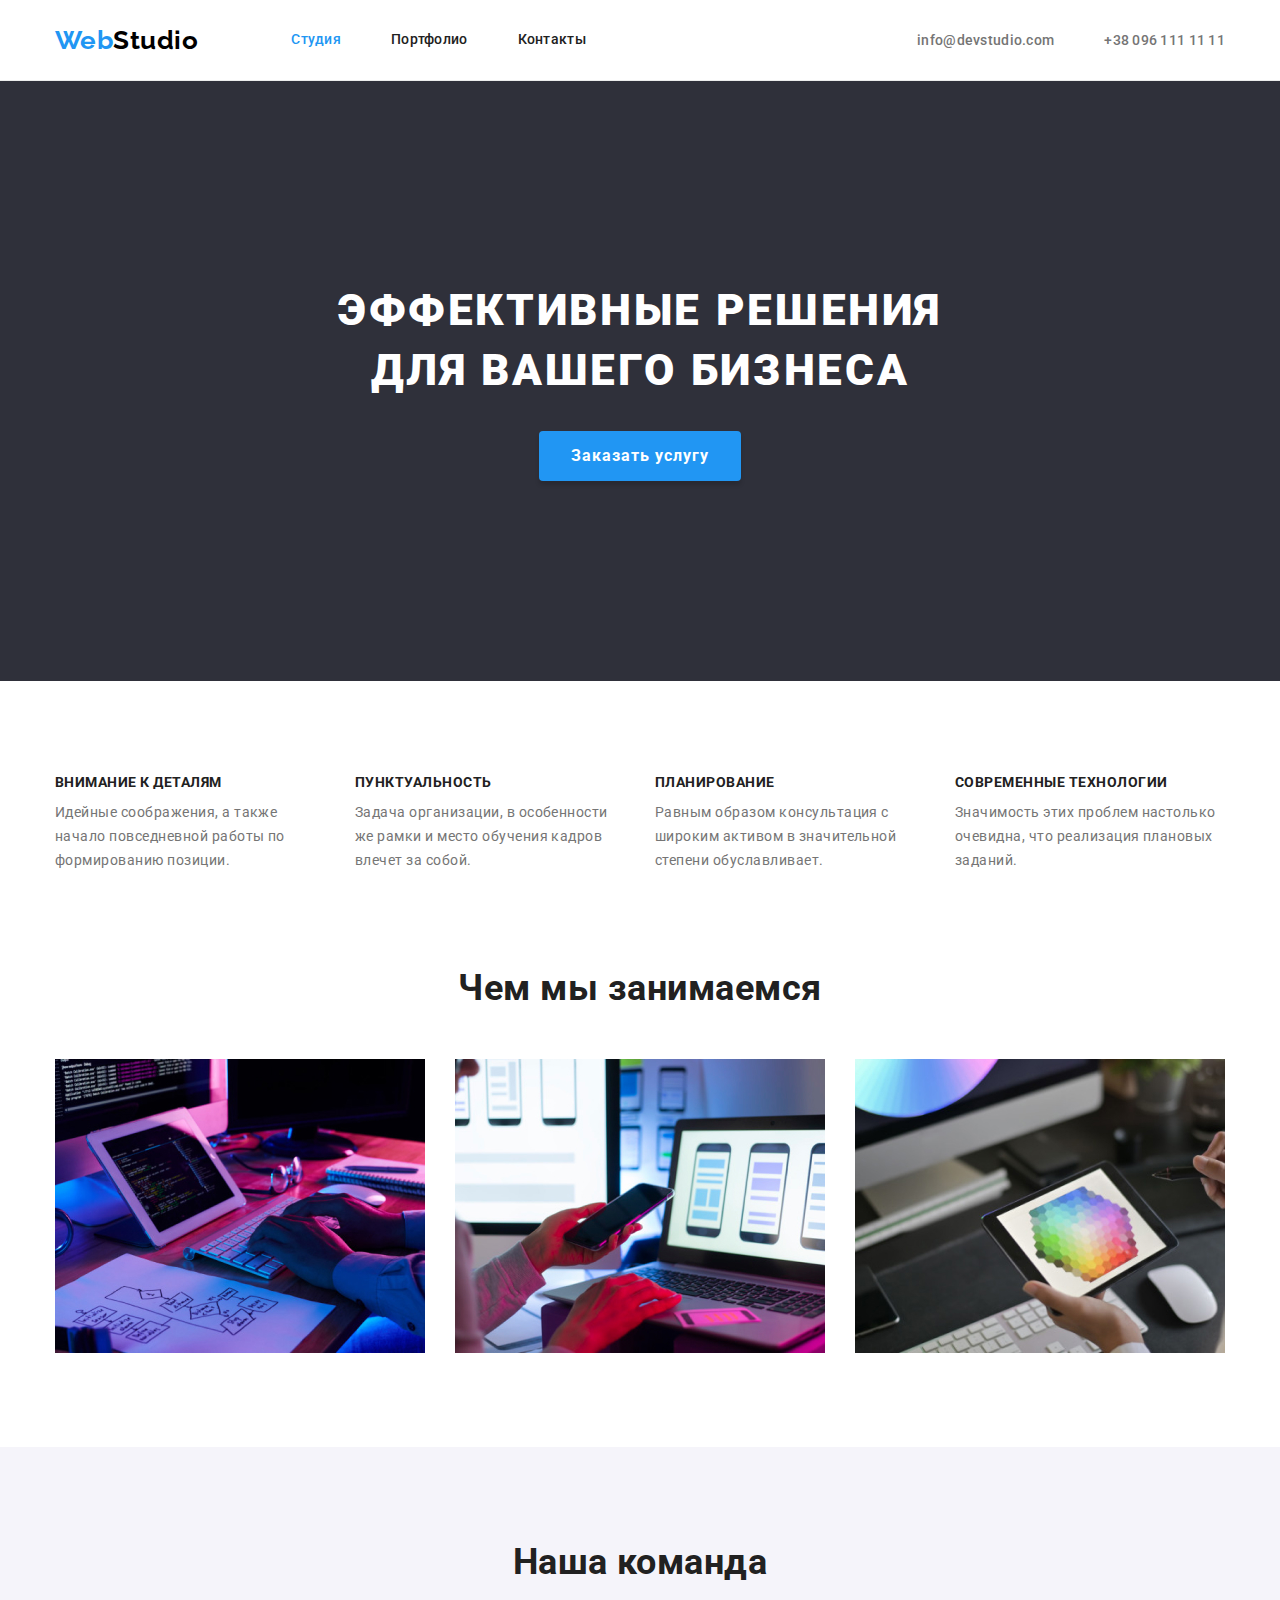
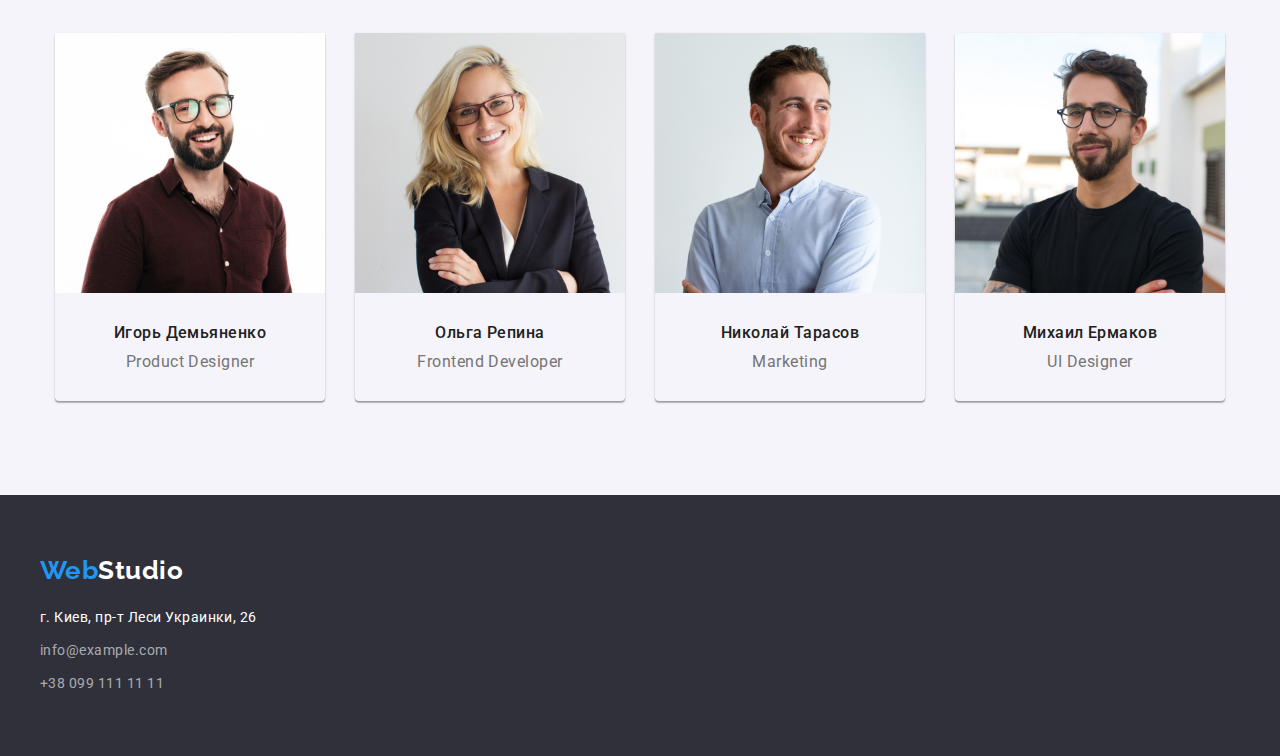
<file: index.html>
<!DOCTYPE html>
<html lang="ru">
  <head>
    <meta charset="UTF-8" />
    <meta name="viewport" content="width=device-width, initial-scale=1.0" />
    <title>Web Studio</title>
    <link
      href="https://fonts.googleapis.com/css2?family=Raleway:wght@700&family=Roboto:wght@400;500;700;900&display=swap"
      rel="stylesheet"
    />
    <link
      rel="stylesheet"
      href="https://cdnjs.cloudflare.com/ajax/libs/modern-normalize/0.7.0/modern-normalize.min.css"
    />
    <link rel="stylesheet" href="./css/styles.css" />
  </head>
  <body>
    <!-- Header -->
    <header>
      <div class="container main">
        <nav class="site-nav">
          <a href="index.html" class="logo"
            ><span class="logo-web">Web</span
            ><span class="logo-header">Studio</span></a
          >
          <ul class="link-list list">
            <li class="nav-item">
              <a href="./index.html" class="link current">Студия</a>
            </li>
            <li class="nav-item">
              <a href="./portfolio.html" class="link">Портфолио</a>
            </li>
            <li class="nav-item"><a href="" class="link">Контакты</a></li>
          </ul>
        </nav>
        <ul class="contacts list">
          <li class="contacts-item">
            <a href="mailto=info@devstudio.com" class="contact-item"
              >info@devstudio.com</a
            >
          </li>
          <li class="contacts-item">
            <a href="tel=+380961111111" class="contact-item"
              >+38 096 111 11 11</a
            >
          </li>
        </ul>
      </div>
    </header>
    <main>
      <!-- Hero -->
      <section class="hero">
        <div class="hero-container">
          <h1 class="hero-title">
            Эффективные решения <br />
            для вашего бизнеса
          </h1>
          <a href="" class="hero-link">Заказать услугу</a>
        </div>
      </section>
      <!-- Our benefits -->
      <section class="benefits-section">
        <div class="container">
          <h2 class="title-hidden">Наши преимущества</h2>
          <ul class="benefits-list list">
            <li class="benefits-item">
              <h3 class="benefits-title">Внимание к деталям</h3>
              <p class="benefits-text">
                Идейные соображения, а также начало повседневной работы по
                формированию позиции.
              </p>
            </li>
            <li class="benefits-item">
              <h3 class="benefits-title">Пунктуальность</h3>
              <p class="benefits-text">
                Задача организации, в особенности же рамки и место обучения
                кадров влечет за собой.
              </p>
            </li>
            <li class="benefits-item">
              <h3 class="benefits-title">Планирование</h3>
              <p class="benefits-text">
                Равным образом консультация с широким активом в значительной
                степени обуславливает.
              </p>
            </li>
            <li class="benefits-item">
              <h3 class="benefits-title">Современные технологии</h3>
              <p class="benefits-text">
                Значимость этих проблем настолько очевидна, что реализация
                плановых заданий.
              </p>
            </li>
          </ul>
        </div>
      </section>
      <!-- What are we doing -->
      <section class="examples-section">
        <div class="container">
          <h2 class="section-title">Чем мы занимаемся</h2>
          <ul class="examples-list list">
            <li class="examples-item">
              <img
                src="./images/img.jpg"
                alt="Десктопные приложения"
                width="370"
              />
            </li>
            <li class="examples-item">
              <img
                src="./images/img2.jpg"
                alt="Мобильные приложения"
                width="370"
              />
            </li>
            <li class="examples-item">
              <img
                src="./images/img3.jpg"
                alt="Дизайнерские решения"
                width="370"
              />
            </li>
          </ul>
        </div>
      </section>
      <!-- Our team -->
      <section class="employee-section">
        <div class="container">
          <h2 class="section-title employee-section-title">Наша команда</h2>
          <ul class="employee-list list">
            <li class="employee-item">
              <img
                src="./images/team1.jpg"
                alt="фото Игоря Демьяненко"
                width="270"
              />
              <h3 class="employee-name">Игорь Демьяненко</h3>
              <p class="employee-position">Product Designer</p>
            </li>
            <li class="employee-item">
              <img
                src="./images/team2.jpg"
                alt="фото Ольги Репиной"
                width="270"
              />
              <h3 class="employee-name">Ольга Репина</h3>
              <p class="employee-position">Frontend Developer</p>
            </li>
            <li class="employee-item">
              <img
                src="./images/team3.jpg"
                alt="фото Николая тарасова"
                width="270"
              />
              <h3 class="employee-name">Николай Тарасов</h3>
              <p class="employee-position">Marketing</p>
            </li>
            <li class="employee-item">
              <img
                src="./images/team4.jpg"
                alt="фото Михаила Ермакова"
                width="270"
              />
              <h3 class="employee-name">Михаил Ермаков</h3>
              <p class="employee-position">UI Designer</p>
            </li>
          </ul>
        </div>
      </section>
    </main>
    <!-- Footer -->
    <footer>
      <div class="container">
        <a href="index.html" class="logo"
          ><span class="logo-web">Web</span
          ><span class="logo-footer">Studio</span></a
        >
        <address class="address-section">
          <span class="address">г. Киев, пр-т Леси Украинки, 26</span> <br />
          <ul class="footer-list list">
            <li class="footer-item">
              <a href="mailto:info@example.com" class="footer-contacts"
                >info@example.com</a
              >
            </li>
            <li class="footer-item">
              <a href="tel:+380991111111" class="footer-contacts"
                >+38 099 111 11 11</a
              >
            </li>
          </ul>
        </address>
      </div>
    </footer>
  </body>
</html>
</file>
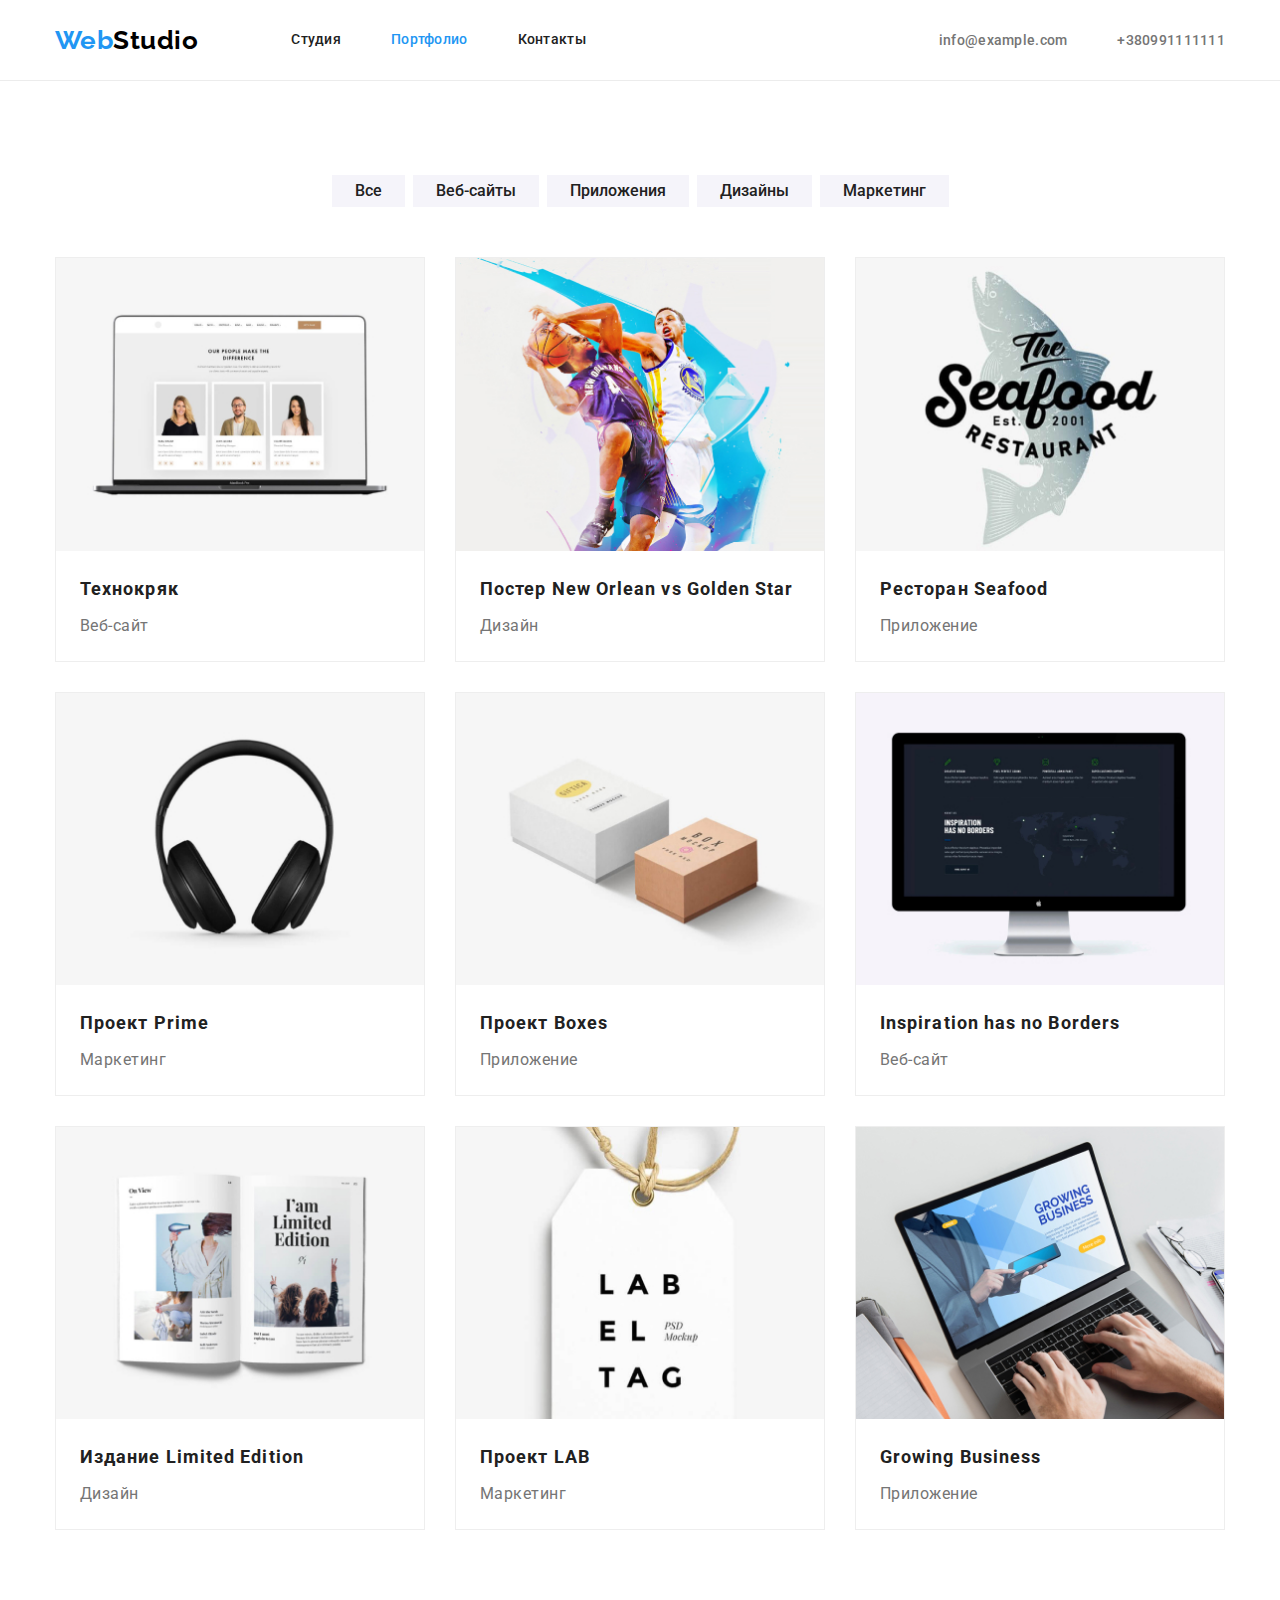
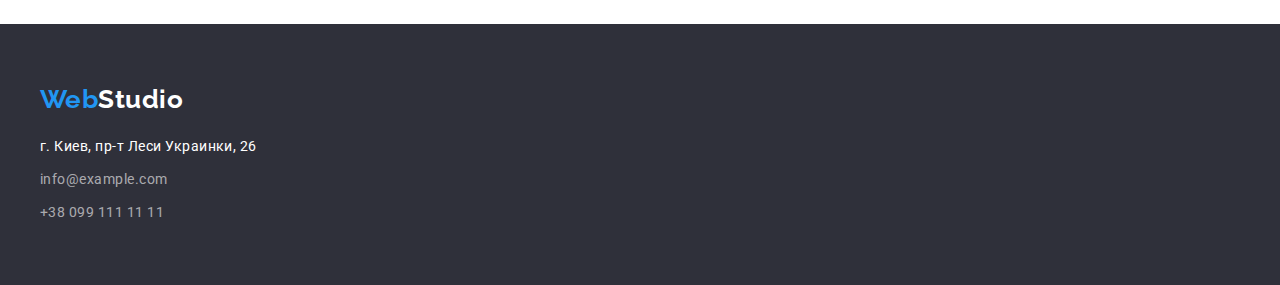
<file: portfolio.html>
<!DOCTYPE html>
<html lang="ru">
  <head>
    <meta charset="UTF-8" />
    <meta name="viewport" content="width=device-width, initial-scale=1.0" />
    <title>Portfolio</title>
    <link
      href="https://fonts.googleapis.com/css2?family=Raleway:wght@700&family=Roboto:wght@400;500;700;900&display=swap"
      rel="stylesheet"
    />
    <link
      rel="stylesheet"
      href="https://cdnjs.cloudflare.com/ajax/libs/modern-normalize/0.7.0/modern-normalize.min.css"
    />
    <link rel="stylesheet" href="./css/styles.css" />
  </head>
  <body>
    <!-- Header -->
    <header>
      <div class="container main">
        <nav class="site-nav">
          <a href="./portfolio.html" class="logo"
            ><span class="logo-web">Web</span
            ><span class="logo-header">Studio</span></a
          >
          <ul class="link-list list">
            <li class="nav-item">
              <a href="./index.html" class="link">Студия</a>
            </li>
            <li class="nav-item">
              <a href="./portfolio.html" class="link current">Портфолио</a>
            </li>
            <li class="nav-item"><a href="" class="link">Контакты</a></li>
          </ul>
        </nav>
        <ul class="contacts list">
          <li class="contacts-item">
            <a href="mailto:info@example.com" class="contact-item"
              >info@example.com</a
            >
          </li>
          <li class="contacts-item">
            <a href="tel:+380991111111+" class="contact-item">+380991111111</a>
          </li>
        </ul>
      </div>
    </header>
    <!-- Projects section -->
    <main>
      <section class="portfolio-section">
        <div class="container">
          <h1 class="title-hidden">Проекты</h1>
          <!-- Buttons -->
          <ul class="button-list list">
            <li class="button-item">
              <button type="button" class="filter">Все</button>
            </li>
            <li class="button-item">
              <button type="button" class="filter">Веб-сайты</button>
            </li>
            <li class="button-item">
              <button type="button" class="filter">Приложения</button>
            </li>
            <li class="button-item">
              <button type="button" class="filter">Дизайны</button>
            </li>
            <li class="button-item">
              <button type="button" class="filter">Маркетинг</button>
            </li>
          </ul>

          <!-- Projects -->
          <ul class="projects-list list">
            <li class="projects-element">
              <a href="" class="projects-link"
                ><img src="./portfolio-images/img1.jpg" alt="" width="370" />
                <div class="card-content">
                  <h2 class="projects-title">Технокряк</h2>
                  <p class="projects-item">Веб-сайт</p>
                </div>
              </a>
            </li>
            <li class="projects-element">
              <a href="" class="projects-link"
                ><img src="./portfolio-images/img2.jpg" alt="" width="370" />
                <div class="card-content">
                  <h2 class="projects-title">
                    Постер New Orlean vs Golden Star
                  </h2>
                  <p class="projects-item">Дизайн</p>
                </div>
              </a>
            </li>
            <li class="projects-element">
              <a href="" class="projects-link"
                ><img src="./portfolio-images/img3.jpg" alt="" width="370" />
                <div class="card-content">
                  <h2 class="projects-title">Ресторан Seafood</h2>
                  <p class="projects-item">Приложение</p>
                </div>
              </a>
            </li>
            <li class="projects-element">
              <a href="" class="projects-link"
                ><img src="./portfolio-images/img4.jpg" alt="" width="370" />
                <div class="card-content">
                  <h2 class="projects-title">Проект Prime</h2>
                  <p class="projects-item">Маркетинг</p>
                </div>
              </a>
            </li>
            <li class="projects-element">
              <a href="" class="projects-link"
                ><img src="./portfolio-images/img5.jpg" alt="" width="370" />
                <div class="card-content">
                  <h2 class="projects-title">Проект Boxes</h2>
                  <p class="projects-item">Приложение</p>
                </div></a
              >
            </li>
            <li class="projects-element">
              <a href="" class="projects-link"
                ><img src="./portfolio-images/img6.jpg" alt="" width="370" />
                <div class="card-content">
                  <h2 class="projects-title">Inspiration has no Borders</h2>
                  <p class="projects-item">Веб-сайт</p>
                </div></a
              >
            </li>
            <li class="projects-element">
              <a href="" class="projects-link"
                ><img src="./portfolio-images/img7.jpg" alt="" width="370" />
                <div class="card-content">
                  <h2 class="projects-title">Издание Limited Edition</h2>
                  <p class="projects-item">Дизайн</p>
                </div></a
              >
            </li>
            <li class="projects-element">
              <a href="" class="projects-link"
                ><img src="./portfolio-images/img8.jpg" alt="" width="370" />
                <div class="card-content">
                  <h2 class="projects-title">Проект LAB</h2>
                  <p class="projects-item">Маркетинг</p>
                </div></a
              >
            </li>
            <li class="projects-element">
              <a href="" class="projects-link"
                ><img src="./portfolio-images/img9.jpg" alt="" width="370" />
                <div class="card-content">
                  <h2 class="projects-title">Growing Business</h2>
                  <p class="projects-item">Приложение</p>
                </div></a
              >
            </li>
          </ul>
        </div>
      </section>
    </main>
    <!-- Footer -->
    <footer>
      <div class="container">
        <a href="./portfolio.html" class="logo"
          ><span class="logo-web">Web</span
          ><span class="logo-footer">Studio</span></a
        >
        <address class="address-section">
          <span class="address">г. Киев, пр-т Леси Украинки, 26</span> <br />
          <ul class="footer-list list">
            <li class="footer-item">
              <a href="mailto:info@example.com" class="footer-contacts"
                >info@example.com</a
              >
            </li>
            <li class="footer-item">
              <a href="tel:+380991111111" class="footer-contacts"
                >+38 099 111 11 11</a
              >
            </li>
          </ul>
        </address>
      </div>
    </footer>
  </body>
</html>
</file>
<file: css/styles.css>
:root {
  --primary-text-color: #757575;
  --title-color: #212121;
  --accent-color: #2196f3;
  --additional-color: #ffffff;
  --logo-color: #000000;
  --bg-color: #2f303a;
  --primary-bg-color: #f5f4fa;
}

body {
  color: var(--primary-text-color);
  font-family: "Roboto", sans-serif;
  letter-spacing: 0.03em;
  background-color: var(--additional-color);
}

.list {
  list-style: none;
  padding: 0px;
  margin: 0px;
}

.container {
  width: 1200px;
  padding: 0px 15px;
  margin-left: auto;
  margin-right: auto;
  /* outline: 2px solid red; */
}

img {
  display: block;
  max-width: 100%;
  height: auto;
}

p {
  margin: 0px;
}

/* Logo */
.logo {
  font-family: "Raleway", sans-serif;
  font-weight: 700;
  font-size: 26px;
  line-height: 1.19;
  text-decoration: none;
}

.logo-web {
  color: var(--accent-color);
}
.logo-header {
  color: var(--logo-color);
}

.logo-footer {
  color: var(--additional-color);
}

/* Header */

.main,
.site-nav {
  display: flex;
  align-items: center;
}

.link-list {
  display: flex;
  margin-left: 93px;
}

.nav-item:not(:last-child) {
  margin-right: 50px;
}

.site-nav .link {
  color: var(--title-color);
  font-weight: 500;
  font-size: 14px;
  line-height: 1.14;
  letter-spacing: 0.02em;
  text-decoration: none;
  display: block;
  padding: 32px 0px;
}

.site-nav .link:hover,
.site-nav .link:focus,
.contacts .contact-item:hover,
.contacts .contact-item:focus,
.address-section .footer-contacts:hover,
.address-section .footer-contacts :focus {
  color: var(--accent-color);
}

.site-nav .link.current {
  color: var(--accent-color);
}

.contacts {
  display: flex;
  margin-left: auto;
}

.contacts-item:not(:last-child) {
  margin-right: 50px;
}

.contact-item {
  color: var(--primary-text-color);
  font-weight: 500;
  font-size: 14px;
  line-height: 1.14;
  letter-spacing: 0.02em;
  text-decoration: none;
}

/* Hero */

.hero-title {
  color: var(--additional-color);
  font-weight: 900;
  font-size: 44px;
  line-height: 1.36;
  letter-spacing: 0.06em;
  text-transform: uppercase;
  margin: 0px 0px 30px;
}

.hero-container {
  max-width: 696px;
  margin-left: auto;
  margin-right: auto;
}

.hero {
  background-color: var(--bg-color);
  text-align: center;
  padding: 200px 0px;
}

.hero-link {
  color: var(--additional-color);
  font-weight: 700;
  font-size: 16px;
  line-height: 1.9;
  letter-spacing: 0.06em;
  text-decoration: none;
  box-shadow: 0px 4px 4px rgba(0, 0, 0, 0.15);
  border-radius: 4px;
  background: var(--accent-color);
  display: inline-block;
  padding: 10px 32px;
}

/* Benefits section */

.benefits-section,
.examples-section {
  padding-top: 94px;
}

.title-hidden {
  position: absolute;
  width: 1px;
  height: 1px;
  margin: -1px;
  border: 0;
  padding: 0;
  clip: rect(0 0 0 0);
  overflow: hidden;
}

.section-title {
  color: var(--title-color);
  text-align: center;
  font-weight: 700;
  font-size: 36px;
  line-height: 1.17;
  margin: 0px 0px 50px;
}

.benefits-title {
  color: var(--title-color);
  font-weight: 700;
  font-size: 14px;
  line-height: 1.14;
  text-transform: uppercase;
  margin: 0px 0px 10px;
}

.benefits-list {
  display: flex;
}

.benefits-item {
  margin-right: 30px;
  width: calc((100% - 30px * 3) / 4);
}

.benefits-item:last-child {
  margin-right: 0px;
}

.benefits-text {
  font-size: 14px;
  line-height: 1.71;
}

/* What we are doing */

.examples-section {
  padding-bottom: 94px;
}

.examples-list {
  display: flex;
}

.examples-item {
  text-align: center;
  width: calc((100% - 30px * 2) / 3);
  margin-right: 30px;
}

.examples-item:last-child {
  margin-right: 0px;
}

/* Our team section */

.employee-section {
  background-color: var(--primary-bg-color);
  padding: 94px 0px;
}

/* .employee-section-title {
  margin-bottom: 0px 0px 50px;
} */

.employee-list {
  display: flex;
}

.employee-item {
  width: calc((100% - 30px * 3) / 4);
  display: inline-block;
  text-align: center;
  padding-bottom: 30px;
  margin-right: 30px;
  box-shadow: 0px 1px 3px rgba(0, 0, 0, 0.12), 0px 1px 1px rgba(0, 0, 0, 0.14),
    0px 2px 1px rgba(0, 0, 0, 0.2);
  border-radius: 0px 0px 4px 4px;
}

.employee-item:last-child {
  margin-right: 0px;
}
.employee-name {
  color: var(--title-color);
  font-weight: 500;
  font-size: 16px;
  line-height: 1.19;
  margin: 30px 0px 0px;
}

.employee-position {
  font-size: 16px;
  line-height: 1.19;
  margin: 10px 0px 0px;
}

/* Footer */
footer .logo {
  display: block;
  margin-bottom: 20px;
}

.footer-contacts {
  color: rgba(255, 255, 255, 0.6);
  text-decoration: none;
}

footer {
  background-color: var(--bg-color);
}

.address-section {
  font-size: 14px;
  line-height: 1.71;
  font-style: normal;
}

.address {
  color: var(--additional-color);
  display: inline-block;
  margin: 0px 0px 9px;
  display: inline-block;
  width: 231px;
}

.footer-item {
  margin-bottom: 9px;
}

.footer-item:nth-child(2n) {
  margin-bottom: 0;
}

footer .container {
  padding: 60px 0px;
}

/* Portfolio */

header {
  border-bottom: 1px solid #ececec;
}

/* All projects */

button {
  border-radius: 4px;
  border: 1px solid transparent;
}

.button-list {
  display: flex;
  justify-content: center;
  margin-bottom: 50px;
}

.button-item {
  background-color: var(--primary-bg-color);
  margin-right: 8px;
}

.button-item:last-child {
  margin-right: 0px;
}

.filter {
  color: var(--title-color);
  background-color: var(--primary-bg-color);
  font-family: inherit;
  font-weight: 500;
  padding: 6px 22px;
}

.filter:hover,
.filter:focus {
  color: var(--additional-color);
  background-color: var(--accent-color);
  box-shadow: 0px 3px 1px rgba(0, 0, 0, 0.1), 0px 1px 2px rgba(0, 0, 0, 0.08),
    0px 2px 2px rgba(0, 0, 0, 0.12);
}

/* Projects */

.projects-list {
  display: flex;
  flex-wrap: wrap;
}

.projects-element {
  text-align: left;
  margin: 0px 30px 30px 0px;
  width: calc((100% - 30px * 2) / 3);
  border: 1px solid #eeeeee;
}

.projects-element:nth-child(3n) {
  margin-right: 0;
}
.projects-element:nth-last-child(-n + 3) {
  margin-bottom: 0;
}

.projects-title {
  color: var(--title-color);
  font-weight: bold;
  font-size: 18px;
  line-height: 2;
  letter-spacing: 0.06em;
  margin: 0px 0px 4px;
}

.projects-item {
  color: var(--primary-text-color);
  font-size: 16px;
  line-height: 1.87;
}

.portfolio-section {
  padding: 94px 0px;
}

.projects-link {
  text-decoration: none;
}

.card-content {
  /* outline: 2px solid green; */
  padding: 20px 24px;
}
</file>
